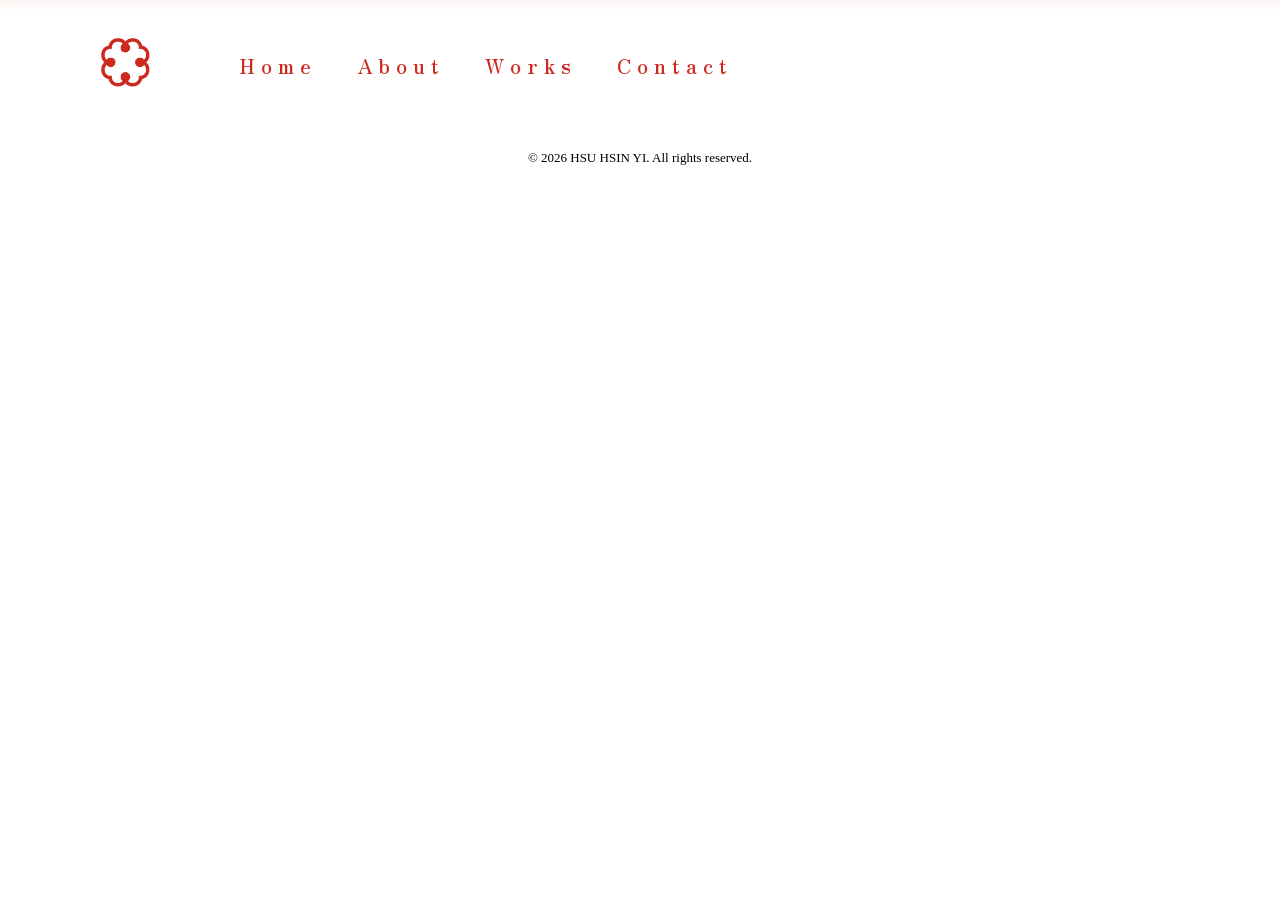
<file: contact.html>
<!DOCTYPE html>
<html lang="en">
<head>
    <meta charset="UTF-8">
    <meta name="viewport" content="width=device-width, initial-scale=1.0">
    <link rel="stylesheet" href="style.css">

    <meta name="robots" content="noindex, nofollow">
    
    <title>HSU HSIN YI's PORTFOLIO</title>
    <link rel="icon" type="image/png" href="images/logo.png">
    <link rel="preconnect" href="https://fonts.googleapis.com">
    <link rel="preconnect" href="https://fonts.gstatic.com" crossorigin>
    <link href="https://fonts.googleapis.com/css2?family=Anonymous+Pro:wght@400;700&family=BIZ+UDGothic&family=Caveat:wght@400..700&family=IBM+Plex+Mono:ital,wght@0,100;0,200;0,300;0,400;0,500;0,600;0,700;1,100;1,200;1,300;1,400;1,500;1,600;1,700&family=Noto+Sans+JP:wght@100..900&family=Roboto:ital,wght@0,100..900;1,100..900&family=Source+Serif+4:ital,opsz,wght@0,8..60,200..900;1,8..60,200..900&family=Zen+Old+Mincho:wght@400;500;600;700;900&display=swap" rel="stylesheet">

</head>

<body>
    <header>
        <div class="logo" >
            <a href="index.html">
                <img src="images/logo.png" alt="Logo">
            </a>
        </div>

    <nav>
        
        <button class="menu-toggle" type="button">☰</button>

         <ul class="menu">
            <li><a href="index.html">Home</a></li>
             <li><a href="index.html#about">About</a></li>
             <li><a href="index.html#works">Works</a></li>
            <li><a href="contact.html">Contact</a></li>
        </ul>
    </nav>
     </header>




    <main class="main-home">
        <script src="https://ssl.form-mailer.jp/formfiles/js/embed.js"></script>
        <div class="formmailer-embed" data-form-hash="09cda76a871090" data-form-host="ssl.form-mailer.jp"></div>
    </main>






<footer>
    <p>© 2026 HSU HSIN YI. All rights reserved.</p>
</footer>
<script src="script.js"></script>
</body>
</html>
</file>
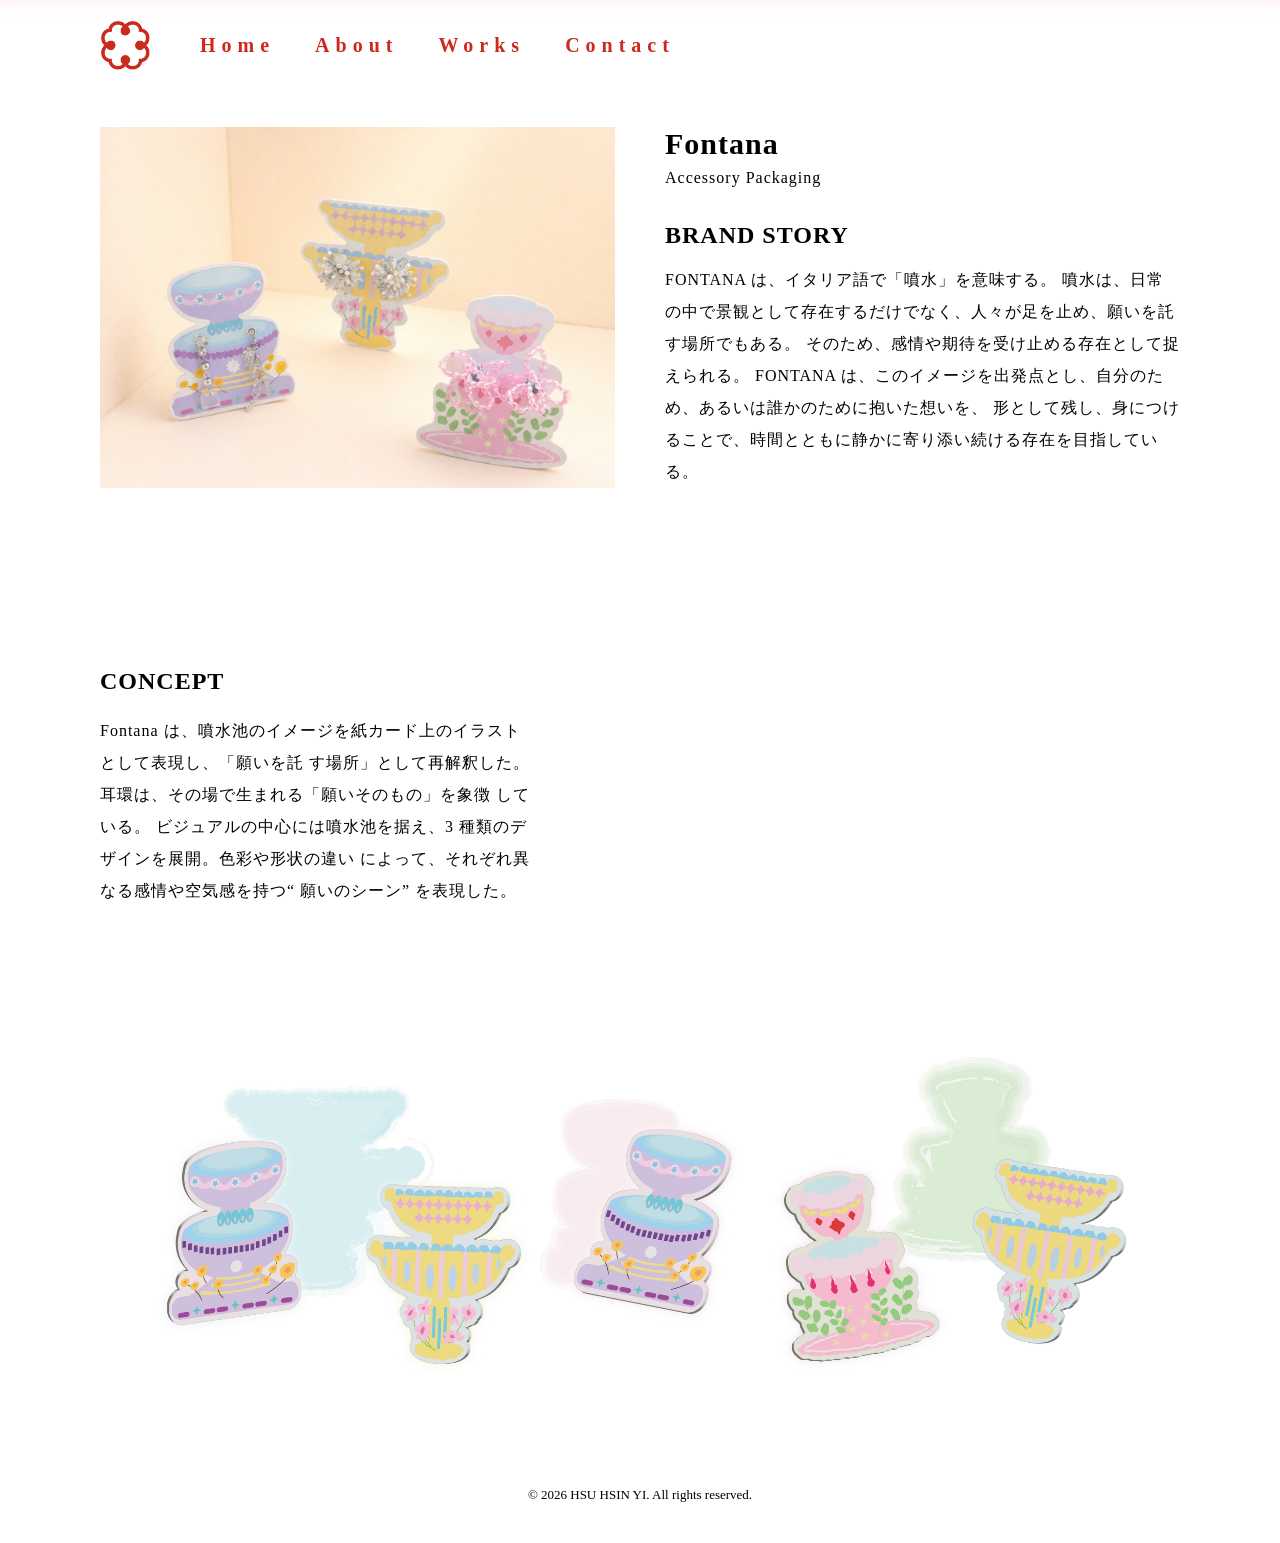
<file: works-fontana.html>
<!DOCTYPE html>
<html lang="en">
<head>
    <meta charset="UTF-8">
    <meta name="viewport" content="width=device-width, initial-scale=1.0">

    <meta name="robots" content="noindex, nofollow">
    
    <title>WORKS ✿ Fontana</title>
    <link rel="icon" type="image/png" href="images/logo.png">
    <link rel="stylesheet" href="reset.css">
    <link rel="stylesheet" href="style.css">
</head>

<body>
    <header>
        <div class="logo" >
            <a href="index.html">
            <img src="images/logo.png" alt="Logo">
            </a>
        </div>

    <nav>

        <button class="menu-toggle" type="button">☰</button>
        
         <ul class="menu">
            <li><a href="index.html">Home</a></li>
            <li><a href="index.html#about">About</a></li>
            <li><a href="index.html#works">Works</a></li>
            <li><a href="contact.html">Contact</a></li>
        </ul>
    </nav>
    </header>

<main class="container">
<section class="works-top">

    <div class="works-image">
        <img src="images/(1)fontana.jpg" alt="Fontana">
    </div>

    <div class="works-info">

        <div class="works-header">
            <h1 class="title">Fontana</h1>
            <p class="subtitle">Accessory Packaging</p>
        </div>

        <div class="right-details">
        <h2>BRAND STORY</h2>
            <p>
            FONTANA は、イタリア語で「噴水」を意味する。
            噴水は、日常の中で景観として存在するだけでなく、人々が足を止め、願いを託す場所でもある。
            そのため、感情や期待を受け止める存在として捉えられる。
            FONTANA は、このイメージを出発点とし、自分のため、あるいは誰かのために抱いた想いを、
            形として残し、身につけることで、時間とともに静かに寄り添い続ける存在を目指している。
            </p>
        </div>

    </div>

</section>

<div class="middle-details">
<h2>CONCEPT</h2>
    <p>
    Fontana は、噴水池のイメージを紙カード上のイラストとして表現し、「願いを託
    す場所」として再解釈した。耳環は、その場で生まれる「願いそのもの」を象徴
    している。
    ビジュアルの中心には噴水池を据え、3 種類のデザインを展開。色彩や形状の違い
    によって、それぞれ異なる感情や空気感を持つ“ 願いのシーン” を表現した。
    </p>
</div>

<div class="works-pic">
    <img src="images/works-fontana.jpg" alt="">
</main>
</div>




 <footer>
    <p>© 2026 HSU HSIN YI. All rights reserved.</p>
</footer>

<script src="script.js"></script>  
</body>
</html>
</file>
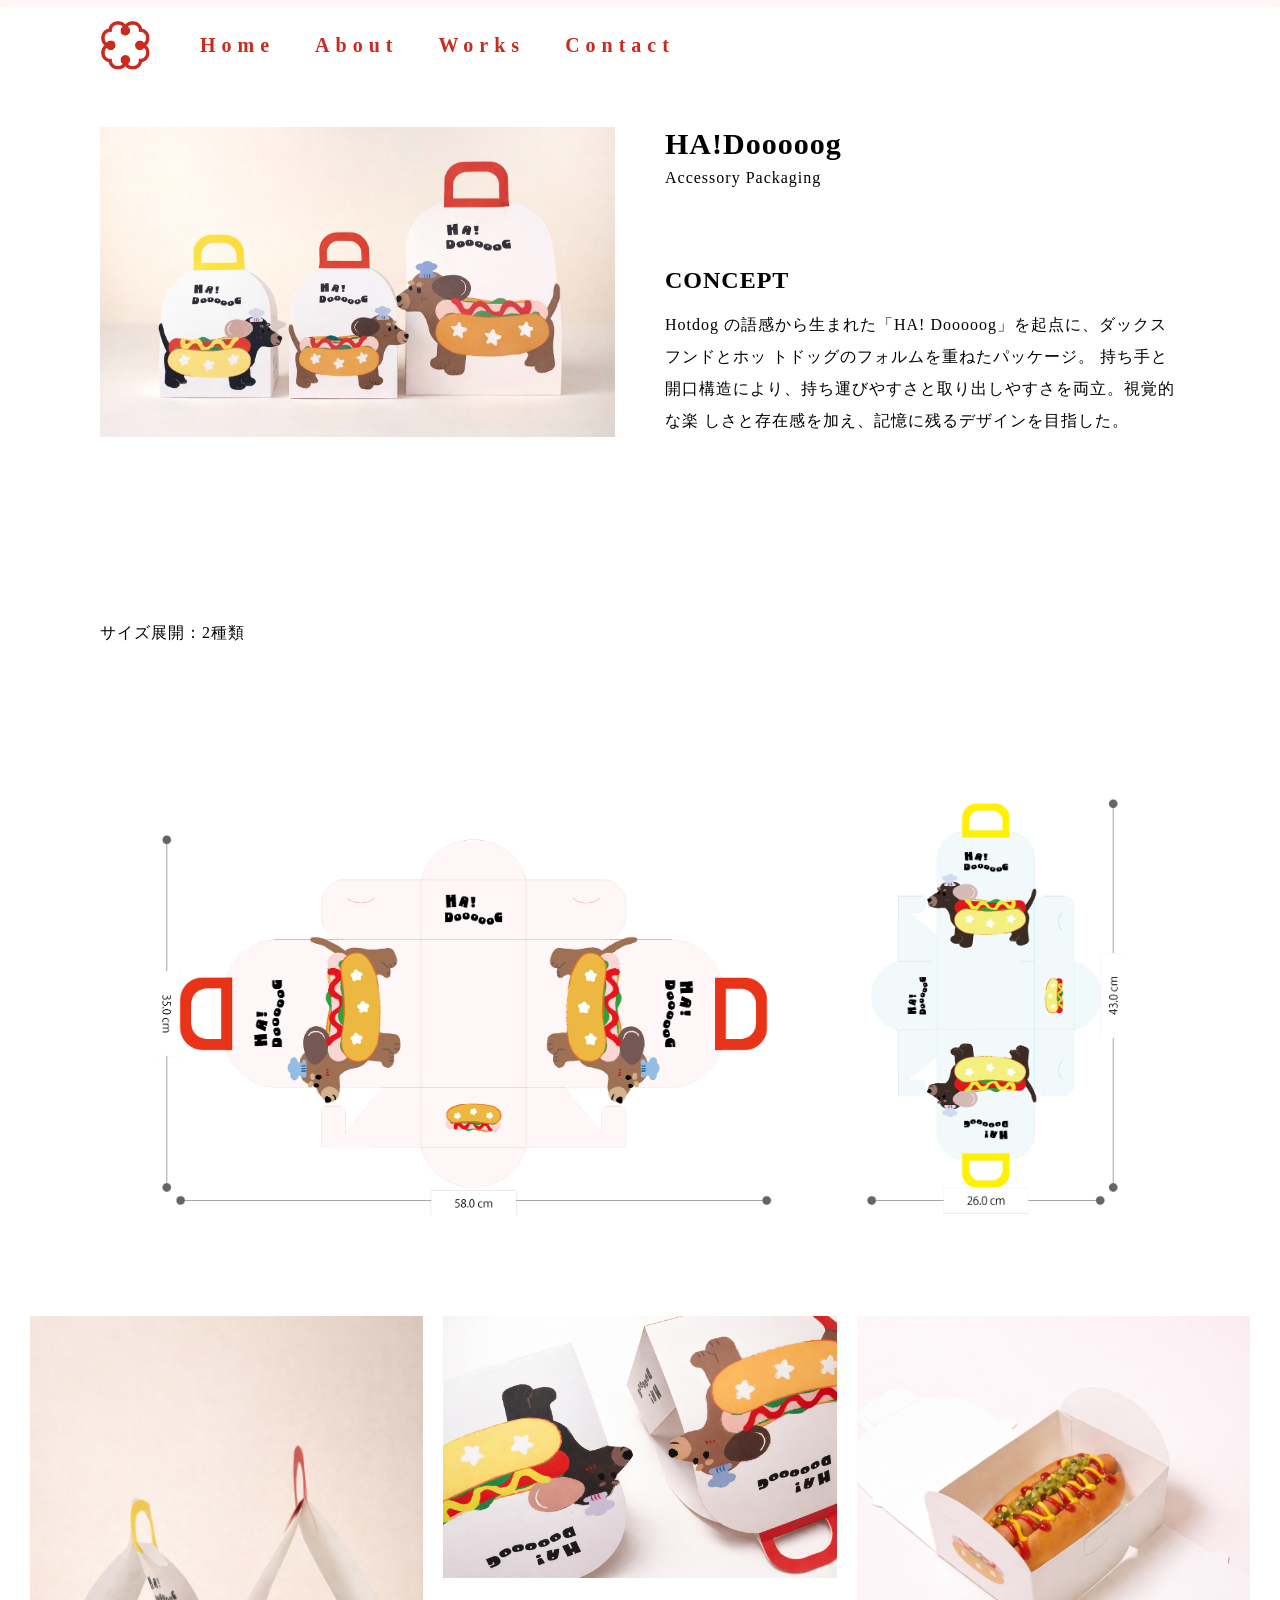
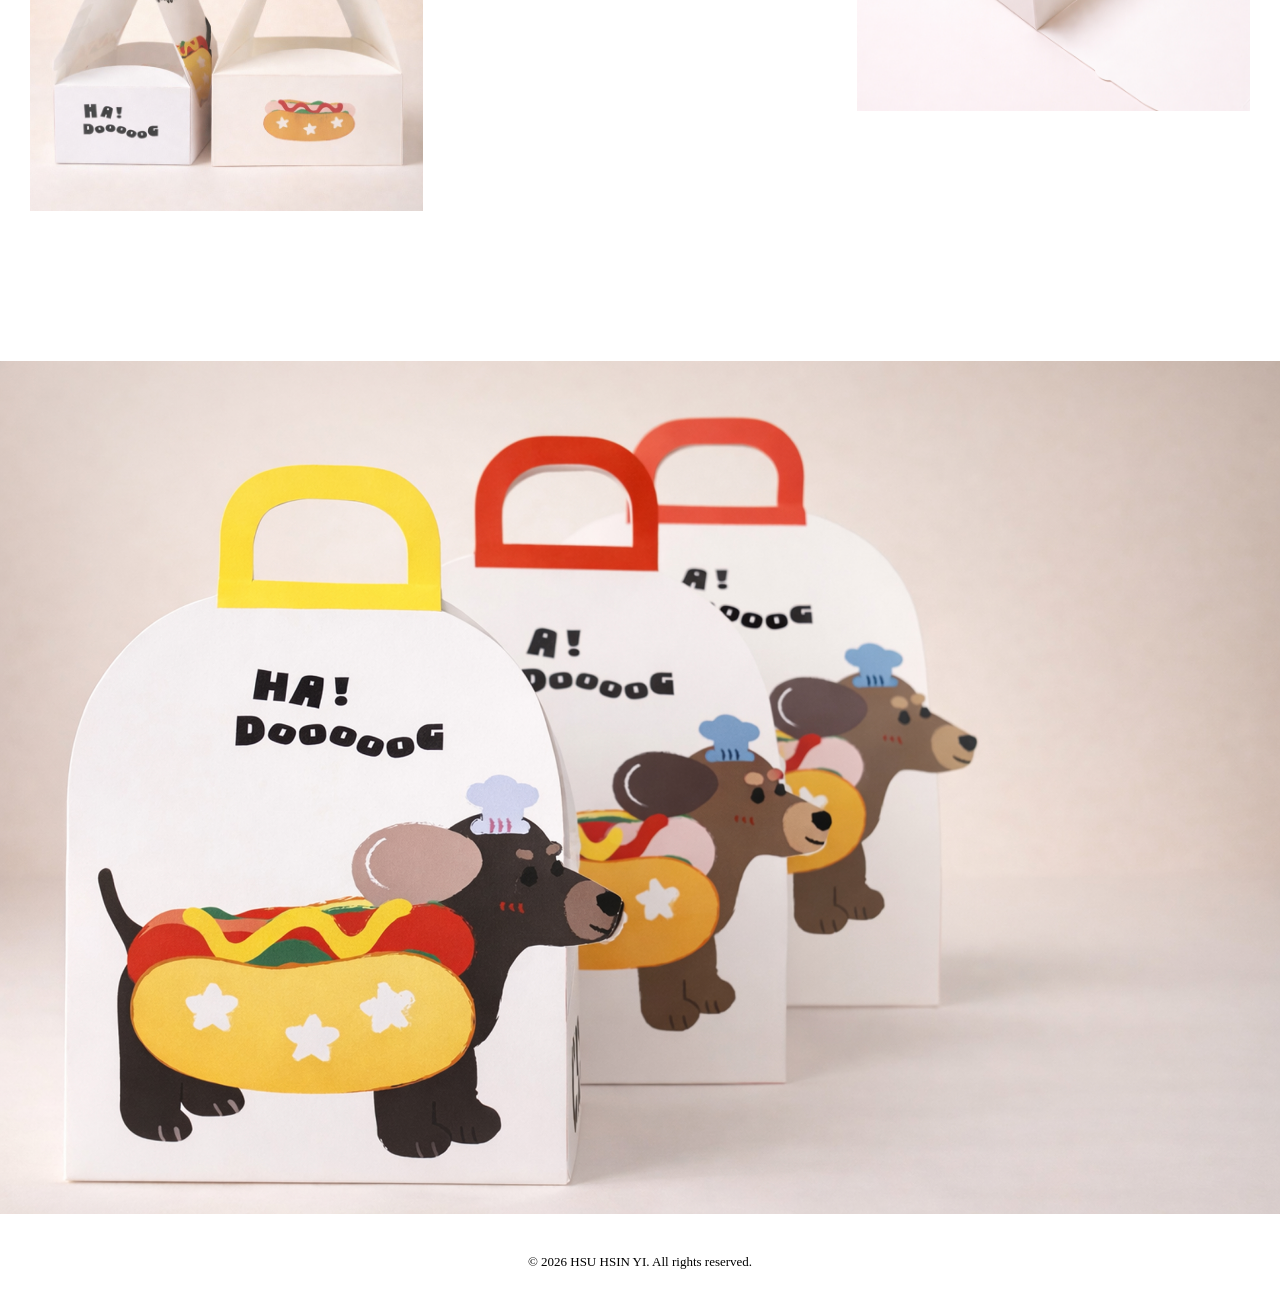
<file: works-hotdooooog.html>
<!DOCTYPE html>
<html lang="en">
<head>
    <meta charset="UTF-8">
    <meta name="viewport" content="width=device-width, initial-scale=1.0">
    
    <meta name="robots" content="noindex, nofollow">

    <title>WORKS ✿ HA! DoooooG</title>
    <link rel="icon" type="image/png" href="images/logo.png">
    <link rel="stylesheet" href="reset.css">
    <link rel="stylesheet" href="style.css">
</head>

<body>
    <header>
        <div class="logo" >
        <a href="index.html">
        <img src="images/logo.png" alt="Logo">
        </a>
        </div>

    <nav>

        <button class="menu-toggle" type="button">☰</button>
        
        <ul class="menu">
        <li><a href="index.html">Home</a></li>
        <li><a href="index.html#about">About</a></li>
        <li><a href="index.html#works">Works</a></li>
        <li><a href="contact.html">Contact</a></li>
        </ul>
    </nav>
    </header>

<main class="container">
<section class="works-top">

    <div class="works-image">
        <img src="images/(2)HA!Dooooog.jpg" alt="HA!Dooooog">
    </div>

    <div class="works-info">

        <div class="works-header">
            <h1 class="title">HA!Dooooog</h1>
            <p class="subtitle">Accessory Packaging</p>
        </div>

        <div class="right-details">
            <h2>CONCEPT</h2>
            <p>
            Hotdog の語感から生まれた「HA! Dooooog」を起点に、ダックスフンドとホッ
            トドッグのフォルムを重ねたパッケージ。
            持ち手と開口構造により、持ち運びやすさと取り出しやすさを両立。視覚的な楽
            しさと存在感を加え、記憶に残るデザインを目指した。
            </p>
        </div>

    </div>

</section>

<div class="middle-details">
    <p>サイズ展開：2種類</p>
</div>

<div class="works-pic">
<img src="images/worksha1.jpg" alt="">
</div>

</main>

        <div class="works-row1">
        <div class="item">
            <img src="images/worksha2.jpg" alt="">
        </div>
        <div class="item">
            <img src="images/worksha3.jpg" alt="">
        </div>
        <div class="item">
            <img src="images/worksha4.jpg" alt="">
        </div>

        </div>



<img src="images/worksha5.jpg" alt="">









<footer>
    <p>© 2026 HSU HSIN YI. All rights reserved.</p>
</footer>

<script src="script.js"></script>
</body>
</html>
</file>
<file: style.css>
body {
    margin: 0;
    border-top: 7px solid #CC2A1F;
    overflow-x: hidden; 
}
/*menu&main*/

header {
    position: fixed;
    top: 0;
    left: 0;
    width: 100%;
    height: 90px;
    display: flex;
    align-items: center;
    gap: 50px;
    padding: 20px 100px;
    background: rgba(255,255,255,.95);
    backdrop-filter: blur(8px);
    z-index: 999;
    transition: transform .35s ease;
    max-width: 1440px;
    font-size: 20px;
    font-family: "Zen Old Mincho", serif;
}

header.hide {
    transform: translateY(-100%);
}

main
{padding-top: 90px;}

.logo img {
    width: 50px;
}

.menu {
    display: flex;
    list-style: none;
    gap: 40px;
}

.menu a {
    text-decoration: none;
    color: #CC2A1F;
    font-weight: 700;
    letter-spacing: 6px;
    
}

.menu-toggle {
    display: none;
}



.top {
    display: flex;
    align-items: center;
    justify-content: center;
    gap: 80px;
    padding: 80px 120px;
    color: #CC2A1F;
    box-sizing: border-box;
}

.topleft{
    width: 30%;
    font-family: "Caveat", cursive;
}

.topright{
     width: 60%;
}

.topright img{
    width: 100%;
}

.topleft p {
    margin: 0;
    font-size: 13px;
    letter-spacing: 4px;
    font-weight: 800;
}

.topleft h1 {
    margin: 0px 0px 25px -15px;
    font-size: 55px;
    font-weight: 700;
    letter-spacing: 8px;
}

.year {
    margin: 0px 0px 25px -15px;
    display: flex;
    align-items: center;
    justify-content: center;
    width: 100%;
    font-size: 20px;
    letter-spacing: 2px;
}

.line {
    flex: 1;
    height: 1px;
    background: #CC2A1F;
    margin: 0 20px;
}

.toptitle {
    text-align: right;
    margin-top: 0px;
    font-size: 10px;
    letter-spacing: 1px;
    font-family: "Zen Old Mincho", serif;
}

/* about */

.about {
    background-color: #CC2A1F;
    color: white;
    padding: 100px 8vw;
    min-height: auto;
    margin: 10px auto;
}

.aboutcontent {
    margin: 100px auto;
    display: flex;
    gap: 70px;
    align-items: flex-start; 
}

.about h3 {
    font-family: "Caveat", cursive;
    font-size: 32px;
    letter-spacing: 5px;
}

.me img {
    width: 500px; 
    max-width: 100%;
    display: block;
}

.aboutleft p {
    margin: 8px 0 0 0;
    text-align: right;
    font-size: 12px;
    letter-spacing: 3px;
    font-family: "IBM Plex Mono", monospace;
    font-weight: 500;
}

.aboutright {
    width: 100%;
    display: flex;
    flex-direction: column;
}

.intro {
    font-size: 16px;
    margin-left: 40px;
}

.education {
    font-size: 14px;
    align-self: flex-end;
    margin: 30px 0;
}

.edunumber{
    letter-spacing: 0.8px;
}

.tool {
    margin-top:auto;
    margin-left: 40px;
}



/*📱*/
@media (max-width: 1024px) {
    .aboutcontent {
        flex-direction: column;
        align-items: center;    
        gap: 40px;
        margin: 50px auto;
    }
    
    .aboutleft {
        width: 100%;
        max-width: 350px;
    }
    
    .aboutleft p {
        text-align: center; 
    }

    .aboutright {
        max-width: 500px;
    }

    .intro, .tool {
        margin-left: 0; 
    }

    .education {
        align-self: flex-start; 
        margin: 20px 0;
    }
}


/* WORKS */

.works .title,.works .subtitle {
    display: block;
}

.works h3{
    font-family: "Caveat", cursive;
    font-size: 32px;
    letter-spacing: 5px;
    padding: 100px 0px 0px 150px;
}
.works h4{
    display: flex;
    justify-content: center;
    margin: 200px auto;
    font-size: 20px;
    font-family: "Zen Old Mincho", serif;
    letter-spacing: 3px;
    margin-bottom: 10px;
    
}

.works-row1 {
    display: flex;
    gap: 20px;
    margin: 0 30px 150px;
    align-items: flex-start;
}
.works-row2 {
    display: flex;
    gap: 20px;
    margin: 0 30px;
    align-items: flex-end;
}

.works-row1 .item {
    width: 33.33%;
}
.works-row2 .item {
    width: 50%;
}

.item img,
.item video {
    width: 100%;
    display: block;
    transition: transform 0.3s ease;
}
.item:hover img,
.item:hover video  {
    transform: scale(1.02);
}

.works .title{
font-weight: 800;
letter-spacing: 0.5px;
font-size: 16px;
display: block;
}

.works .subtitle{
  font-family: "Source Serif 4", serif;
  font-weight: 300;
  letter-spacing: 0.5px;
  font-size: 9px;
  margin-top: 0;
  margin-bottom: 20px;
}

.works-row2-1 {
    display: flex;
    gap: 20px;
    margin: 0 30px 150px;
    align-items: flex-start;
}



.works-row2-2 {
    display: flex;
    gap: 20px;
    margin: 0 30px;
    align-items: flex-end;
}

.works-row2-2 .item {
    width: 50%;
}

.works-row3-1 {
    display: flex;
    gap: 20px;
    margin: 0 20px 150px;
    align-items: flex-end;

}
.works-row3-2 {
    display: flex;
    gap: 20px;
    margin: 0 30px 150px ;
    align-items: flex-end;
   

}

.works hr{
    border-top: 1px solid #CC2A1F;
    width: 80%;
    margin-bottom: 200px;
}

/* bottom */

.bottom-area {
background: #CC2A1F;
    color: #fff;
    display: flex;
    flex-wrap: wrap; 
    justify-content: center;   
    align-items: center;
    padding: 60px 8vw;
    gap: 40px;
    margin-top: 200px;
}
.bottom-left{
    display: flex;
    align-items: center;
    gap: 50px;
    transform-origin: left center;
}

.bottom-left img{
    height: 100px;
    width: 100px;
    object-fit: contain;

}

.bottom p {
    margin: 0;
    font-size: 13px;
    letter-spacing: 4px;
    font-weight: 800;
    font-family: "Caveat", cursive;
}

.bottom h1 {
    margin: 0px 0px 25px -15px;
    font-size: 55px;
    font-weight: 700;
    letter-spacing: 8px;
    font-family: "Caveat", cursive;
}


.bottomyear{
    margin: 0px 0px 25px -15px;
    display: flex;
    align-items: center;
    justify-content: center;
    width: 100%;
    font-size: 20px;
    letter-spacing: 2px;
}

.bottomline{
    flex: 1;
    height: 1px;
    background: #fff;
    margin: 0 20px;
}

.bottom-1{
    align-self: center;
    margin-bottom: 60px;  
}

.bottom-1 span:first-child {
    display: inline-block; 
    
}

.bottom1-1{
  font-family: "Anonymous Pro", monospace;
  font-weight: 700;
  font-style: normal;
  font-size: 16px;
  letter-spacing: 2px;
}
.bottom1-2{
 font-family: "Anonymous Pro", monospace;
  font-weight: 400;
  font-style: normal;
  font-size: 14px;
  

}

.bottom-2{
  gap: 30px;
  font-family: "Anonymous Pro", monospace;
  font-weight: 700;
  font-style: normal;
  font-size: 16px;
  margin-bottom: 60px; 
  
}


.bottom-2 span:first-child {
    display: inline-block; 
    margin-bottom: 15px;  
}

footer {
    text-align: center; 
    padding: 10px 0;  
    font-size: 13px;
    margin-top: 30px;
    margin-bottom: 30px;
}

/* link! */
.work-link {
    text-decoration: none; 
    color: inherit;       
    display: block;       
    cursor: pointer;     
    transition: color 0.3s ease; 
}
.work-link:hover {
    color:#CC2A1F;
}

/* WORKS-Fontana */

/* container */
.container{
    width: auto;
    max-width: none;
    margin: 0;
    padding: 0 100px;
}
/* top */
.works-top{
    display: flex;
    justify-content: space-between;
    align-items: stretch;   
    gap: 50px;
    margin-top: 120px;
}

.works-image{
    width: 50%;
}

.works-image img{
    width: 100%;
    display: block;
}

.works-info{
    width: 50%;
    display: flex;
    flex-direction: column;
    justify-content: space-between;
    letter-spacing: 1px;

}


.title{
    font-size: 30px;
}



.subtitle{
    margin-top: 8px;
}

.right-details h2{
    margin-bottom: 15px;
    letter-spacing: 1px;
}

.right-details p{
    line-height: 2;
    font-family: "Source Serif 4", serif;
    font-weight: 300;
    letter-spacing: 1px;
}

/* middle */
.middle-details{
    width: 40%;          
    margin-top: 180px;
    margin-bottom: 150px;

}

.middle-details h2{
    margin-bottom: 20px;
    letter-spacing: 1px;
}

.middle-details p{
    line-height: 2;
    font-family: "Source Serif 4", serif;
    font-weight: 300;
    letter-spacing: 1px;
}

.works-pic img{
     width: 90%;
     display: block;
     margin: 0 auto;
     margin-bottom: 100px;
}

/* WORKS-softring*/
.soft-ring-gallery {
    display: grid;
    grid-template-columns: 60% 40%;
    grid-template-rows: auto auto;
    width: 100%;
    margin: 100px auto;
    gap: 25px 0;

    align-items: end;
}


.gallery-paperbag {
    grid-column: 1;
    grid-row: 1;
}


.gallery-totebag {
    grid-column: 1;
    grid-row: 2;
}


.gallery-character {
    grid-column: 2;
    grid-row: 2;

    display: flex;
    justify-content: center;
    align-items: flex-end;

    padding-bottom: 10px;
}

.gallery-paperbag img,
.gallery-totebag img {
    width: 100%;
    display: block;
}

.gallery-character img {
    width: 160px;
    max-width: 55%;
    height: auto;
    display: block;
}

/* ！！ */
/* 點擊開啟圖片的作品卡片 */
.image-open {
    display: block;
    width: 100%;
    padding: 0;
    border: none;
    background: transparent;
    color: inherit;
    font: inherit;
    text-align: left;
    cursor: pointer;
}


.image-open img {
    display: block;
    width: 100%;
    height: auto;
    transition: transform 0.3s ease;
}


.image-open:hover img {
    transform: scale(1.02);
}
.image-open:hover {
    color: #CC2A1F;
}


.image-modal {
    position: fixed;
    inset: 0;
    z-index: 9999;

    display: none;
    align-items: center;
    justify-content: center;

    padding: 50px;
    background: rgba(0, 0, 0, 0.88);
}


.image-modal.is-open {
    display: flex;
}


.image-modal-img {
    display: block;
    max-width: 90vw;
    max-height: 88vh;
    width: auto;
    height: auto;
    object-fit: contain;
}

/*buttom close*/
.image-modal-close {
    position: absolute;
    top: 20px;
    right: 30px;

    padding: 0;
    border: none;
    background: transparent;

    color: #fff;
    font-size: 48px;
    line-height: 1;
    cursor: pointer;
}

body.modal-open {
    overflow: hidden;
}

/* video */
.item video {
    width: 33.33%;
    display: block;
    cursor: pointer;
}

.works-row3-3{
    display: flex;
    gap: 20px;
    margin: 0 30px 150px;
    align-items: flex-start;
}

.item:hover .title,
.item:hover .subtitle {
    color: #CC2A1F;
}
/* Small Desktop */
@media (min-width: 769px) and (max-width: 1300px) {

    .top {
        gap: 40px;
        padding: 70px 60px;
    }

    .topleft {
        width: 38%;
        min-width: 0;
    }

    .topright {
        width: calc(62% - 40px);
        min-width: 0;
    }

    .topleft h1 {
        font-size: clamp(38px, 4.3vw, 55px);
        letter-spacing: 5px;
        margin-left: 0;
    }

    .year {
        margin-left: 0;
    }

    .topright img {
        width: 100%;
        height: auto;
    }
}



/* =========================
   Mobile
========================= */
@media (max-width: 768px) {

    body {
        overflow-x: hidden;
    }

    /* HEADER */
    header {
        height: 70px;
        padding: 12px 20px;
        gap: 20px;
        box-sizing: border-box;
    }

    .logo img {
        width: 38px;
    }  

    nav {
        margin-left: auto;
    }

    .menu-toggle {
        display: block;
        border: none;
        background: none;
        color: #CC2A1F;
        font-size: 28px;
        cursor: pointer;
    }

    .menu {
        display: none;
        position: absolute;
        top: 70px;
        left: 0;
        width: 100%;
        margin: 0;
        padding: 30px 0;
        background: white;

        flex-direction: column;
        align-items: center;
        gap: 25px;
    }

    .menu.open {
        display: flex;
    }

    .menu a {
        font-size: 16px;
        letter-spacing: 3px;
    }


    main {
        padding-top: 70px;
    }


    /* TOP */
    .top {
        flex-direction: column;
        gap: 35px;
        padding: 50px 20px;
    }

    .topleft,
    .topright {
        width: 100%;
    }

    .topleft h1 {
        font-size: 38px;
        letter-spacing: 4px;
        margin-left: 0;
    }

    .year {
        margin-left: 0;
    }

    .topright img {
        width: 100%;
        height: auto;
    }


    /* ABOUT */
    .about {
        padding: 70px 20px;
    }

    .aboutcontent {
        margin: 50px auto;
    }

    .me img {
        width: 100%;
    }

    .intro {
        font-size: 14px;
        line-height: 1.8;
    }

    .education,
    .tool {
        font-size: 12px;
        line-height: 1.8;
    }


    /* WORKS INDEX */
    .works h3 {
        padding: 70px 20px 0;
    }

    .works h4 {
        margin: 100px auto 10px;
        font-size: 15px;
    }

    .works hr {
        width: 85%;
        margin-bottom: 60px;
    }

    .works-row1,
    .works-row2,
    .works-row2-1,
    .works-row2-2,
    .works-row3-1,
    .works-row3-2,
    .works-row3-3 {
        flex-direction: column;
        gap: 45px;
        margin: 0 20px 80px;
    }

    .works-row1 .item,
    .works-row2 .item,
    .works-row2-2 .item {
        width: 100%;
    }

    .item {
        width: 100%;
    }

    .item img,
    .item video {
        width: 100%;
        height: auto;
    }

    /* 你原本有 .item video width:33.33% */
    .item video {
        width: 100%;
    }


    /* WORK DETAIL */
    .container {
        padding: 0 20px;
    }

    .works-top {
        flex-direction: column;
        gap: 35px;
        margin-top: 60px;
    }

    .works-image,
    .works-info {
        width: 100%;
    }

    .works-header .title {
        font-size: 26px;
    }

    .right-details p,
    .middle-details p {
        font-size: 13px;
        line-height: 1.8;
    }

    .middle-details {
        width: 100%;
        margin-top: 80px;
        margin-bottom: 60px;
    }

    .works-pic img {
        width: 100%;
        margin-bottom: 60px;
    }


    /* SOFT RING */
    .soft-ring-gallery {
        display: block;
        margin: 60px auto;
    }

    .gallery-paperbag,
    .gallery-totebag,
    .gallery-character {
        margin-bottom: 30px;
    }

    .gallery-character img {
        width: 50%;
        max-width: none;
        margin: 0 auto;
    }


    /* MODAL */
    .image-modal {
        padding: 20px;
    }

    .image-modal-img {
        max-width: 95vw;
        max-height: 85vh;
    }

    .image-modal-close {
        top: 10px;
        right: 15px;
        font-size: 40px;
    }


    /* BOTTOM */
    .bottom-area {
        margin-top: 100px;
        padding: 50px 20px;
    }

    .bottom-left {
        flex-direction: column;
        gap: 20px;
    }

    .bottom h1 {
        font-size: 38px;
        letter-spacing: 4px;
        margin-left: 0;
    }

    footer {
        font-size: 11px;
        padding: 10px 20px;
    }
    .bottom-left img {
    width: 60px;
    height: 70px;
}

    .bottom {
    width: 100%;
    text-align: center;
}

    .bottomyear {
    margin: 0 0 25px 0;
    width: 100%;
    justify-content: center;
}

.bottomline {
    flex: 0 0 60px;
    margin: 0 15px;
}
}

.image-modal-prev,
.image-modal-next {
    position: fixed;
    top: 50%;
    transform: translateY(-50%);

    border: none;
    background: transparent;

    color: white;
    font-size: 60px;

    cursor: pointer;
    z-index: 10001;
}

.image-modal-prev {
    left: 40px;
}

.image-modal-next {
    right: 40px;
}

.image-modal-counter {
    position: fixed;
    bottom: 25px;
    left: 50%;
    transform: translateX(-50%);

    color: white;
    font-size: 14px;
    letter-spacing: 2px;
}

/* video */

.youtube-item {
    width: 100%;
    max-width: 500px;
}

.youtube-video {
    width: 100%;
    aspect-ratio: 16 / 9;
    overflow: hidden;
}

.youtube-video iframe {
    width: 100%;
    height: 100%;
    border: 0;
    display: block;
}

.youtube-video {
    width: 100%;
    aspect-ratio: 16 / 9;
    overflow: hidden;
    transition: transform 0.3s ease;
}

.youtube-item:hover .youtube-video {
    transform: scale(1.02);
}

.logo img {
    animation: logoRotate 8s linear infinite;
    transform-origin: center;
}

@keyframes logoRotate {
    from {
        transform: rotate(0deg);
    }

    to {
        transform: rotate(360deg);
    }
}
</file>
